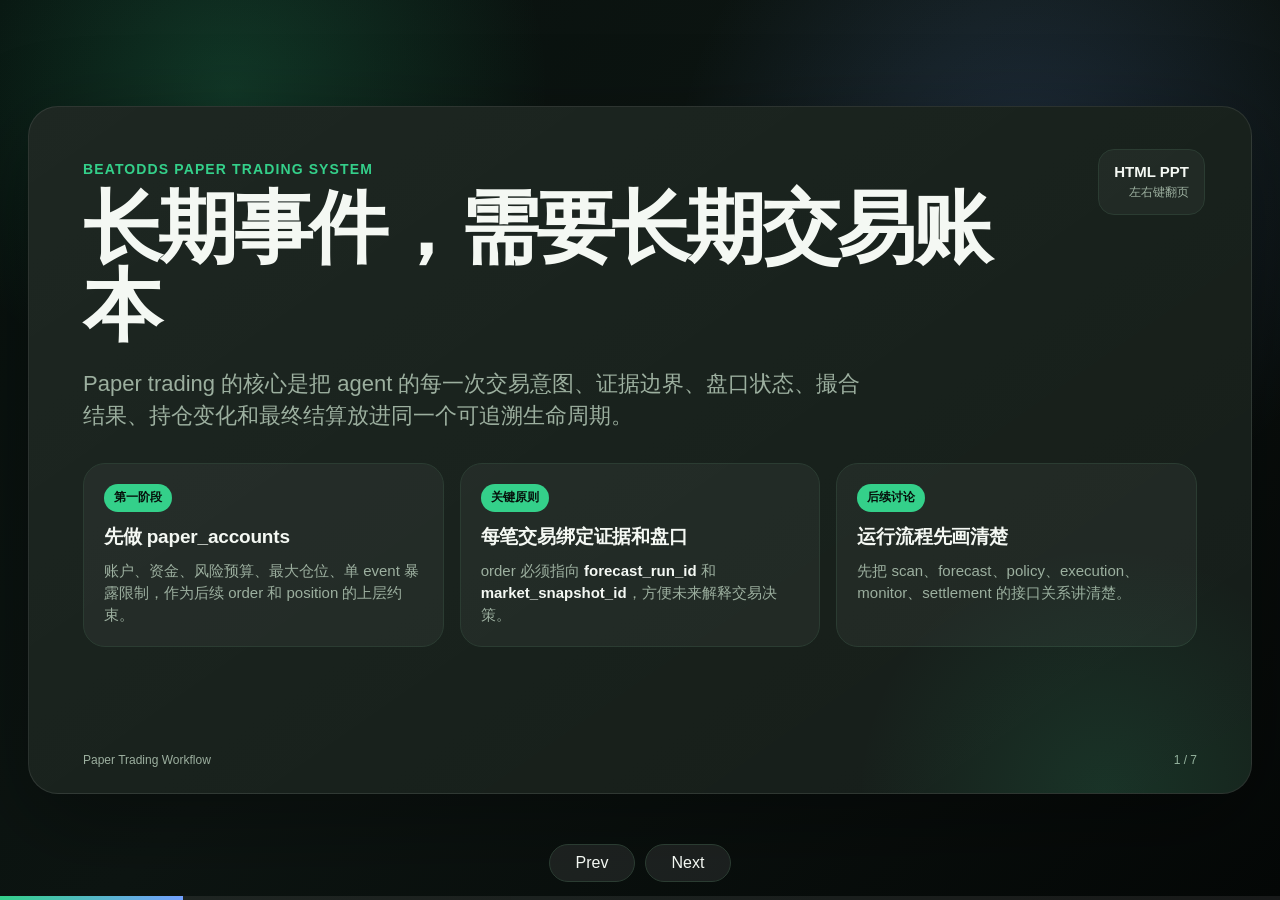
<file: docs/paper_trading_workflow_ppt.html>
<!doctype html>
<html lang="zh-CN">
  <head>
    <meta charset="utf-8" />
    <meta name="viewport" content="width=device-width, initial-scale=1" />
    <title>BeatOdds Paper Trading Workflow</title>
    <style>
      :root {
        --bg: #08100d;
        --panel: #111a15;
        --panel-2: #17231d;
        --ink: #f4f8f3;
        --muted: #9caf9f;
        --line: #2b3c32;
        --green: #34d08a;
        --blue: #73a1ff;
        --amber: #f4bd55;
        --red: #ff7668;
        --paper: #f7f3e9;
        --paper-ink: #17231d;
        --shadow: 0 28px 90px rgba(0, 0, 0, 0.35);
        font-family:
          "Aptos Display",
          "PingFang SC",
          "Noto Sans CJK SC",
          "Microsoft YaHei",
          sans-serif;
      }

      * {
        box-sizing: border-box;
      }

      html,
      body {
        height: 100%;
      }

      body {
        margin: 0;
        color: var(--ink);
        background:
          radial-gradient(circle at 18% 10%, rgba(52, 208, 138, 0.20), transparent 24%),
          radial-gradient(circle at 80% 20%, rgba(115, 161, 255, 0.18), transparent 28%),
          linear-gradient(135deg, #07100d, #0d1512 46%, #050807);
        overflow: hidden;
      }

      button {
        font: inherit;
      }

      .deck {
        height: 100vh;
        display: grid;
        place-items: center;
        padding: 28px;
      }

      .slide {
        width: min(1280px, calc(100vw - 56px));
        aspect-ratio: 16 / 9;
        display: none;
        position: relative;
        overflow: hidden;
        padding: 54px;
        background:
          linear-gradient(145deg, rgba(255, 255, 255, 0.055), rgba(255, 255, 255, 0.015)),
          var(--panel);
        border: 1px solid rgba(255, 255, 255, 0.09);
        border-radius: 30px;
        box-shadow: var(--shadow);
      }

      .slide.active {
        display: block;
      }

      .slide::after {
        content: "";
        position: absolute;
        inset: auto -12% -35% auto;
        width: 48%;
        height: 70%;
        background: radial-gradient(circle, rgba(52, 208, 138, 0.12), transparent 65%);
        pointer-events: none;
      }

      .kicker {
        margin: 0 0 12px;
        color: var(--green);
        font-size: 14px;
        font-weight: 800;
        letter-spacing: 0.08em;
        text-transform: uppercase;
      }

      h1,
      h2,
      h3,
      p {
        margin: 0;
      }

      h1 {
        max-width: 920px;
        font-size: clamp(48px, 6.2vw, 86px);
        line-height: 0.98;
        letter-spacing: -0.045em;
      }

      h2 {
        max-width: 920px;
        font-size: clamp(36px, 4vw, 58px);
        line-height: 1.02;
        letter-spacing: -0.035em;
      }

      h3 {
        font-size: 19px;
        letter-spacing: -0.01em;
      }

      .lead {
        max-width: 780px;
        margin-top: 24px;
        color: var(--muted);
        font-size: 22px;
        line-height: 1.46;
      }

      .stamp {
        position: absolute;
        right: 46px;
        top: 42px;
        display: grid;
        gap: 4px;
        padding: 13px 15px;
        color: var(--muted);
        background: rgba(255, 255, 255, 0.04);
        border: 1px solid var(--line);
        border-radius: 16px;
        font-size: 12px;
        text-align: right;
      }

      .stamp strong {
        color: var(--ink);
        font-size: 15px;
      }

      .grid-2 {
        display: grid;
        grid-template-columns: minmax(0, 1fr) minmax(0, 1fr);
        gap: 20px;
        margin-top: 34px;
      }

      .grid-3 {
        display: grid;
        grid-template-columns: repeat(3, minmax(0, 1fr));
        gap: 16px;
        margin-top: 30px;
      }

      .card {
        position: relative;
        padding: 20px;
        background: rgba(255, 255, 255, 0.045);
        border: 1px solid var(--line);
        border-radius: 22px;
      }

      .card p {
        margin-top: 10px;
        color: var(--muted);
        font-size: 15px;
        line-height: 1.48;
      }

      .card strong {
        color: var(--ink);
      }

      .tag {
        display: inline-flex;
        align-items: center;
        height: 28px;
        padding: 0 10px;
        margin-bottom: 12px;
        color: #06100b;
        background: var(--green);
        border-radius: 999px;
        font-size: 12px;
        font-weight: 850;
      }

      .flow {
        display: grid;
        grid-template-columns: repeat(6, minmax(0, 1fr));
        gap: 12px;
        margin-top: 34px;
      }

      .step {
        min-height: 168px;
        padding: 18px;
        background: var(--panel-2);
        border: 1px solid var(--line);
        border-radius: 20px;
      }

      .step .num {
        width: 34px;
        height: 34px;
        display: grid;
        place-items: center;
        margin-bottom: 14px;
        color: #06100b;
        background: var(--green);
        border-radius: 50%;
        font-weight: 900;
      }

      .step p {
        margin-top: 8px;
        color: var(--muted);
        font-size: 13px;
        line-height: 1.42;
      }

      .ledger-strip {
        display: grid;
        grid-template-columns: repeat(4, minmax(0, 1fr));
        gap: 10px;
        margin-top: 22px;
        padding: 12px;
        background: rgba(52, 208, 138, 0.08);
        border: 1px solid rgba(52, 208, 138, 0.22);
        border-radius: 18px;
      }

      .ledger-strip span {
        padding: 10px 12px;
        color: var(--green);
        background: rgba(0, 0, 0, 0.16);
        border-radius: 12px;
        font-size: 13px;
        font-weight: 750;
        text-align: center;
      }

      .swimlane {
        display: grid;
        grid-template-columns: 180px minmax(0, 1fr);
        gap: 12px;
        margin-top: 28px;
      }

      .lane-label {
        display: grid;
        place-items: center;
        min-height: 76px;
        color: var(--muted);
        background: rgba(255, 255, 255, 0.035);
        border: 1px solid var(--line);
        border-radius: 16px;
        font-weight: 800;
      }

      .lane {
        display: grid;
        grid-template-columns: repeat(5, minmax(0, 1fr));
        gap: 10px;
      }

      .lane-cell {
        min-height: 76px;
        display: grid;
        align-content: center;
        gap: 5px;
        padding: 12px;
        background: rgba(255, 255, 255, 0.045);
        border: 1px solid var(--line);
        border-radius: 16px;
        font-size: 13px;
      }

      .lane-cell strong {
        color: var(--ink);
      }

      .lane-cell span {
        color: var(--muted);
      }

      .decision {
        display: grid;
        grid-template-columns: 1fr 220px 1fr;
        gap: 22px;
        align-items: center;
        margin-top: 40px;
      }

      .diamond {
        width: 210px;
        height: 210px;
        display: grid;
        place-items: center;
        justify-self: center;
        background: linear-gradient(135deg, rgba(52, 208, 138, 0.30), rgba(115, 161, 255, 0.14));
        border: 1px solid rgba(52, 208, 138, 0.42);
        transform: rotate(45deg);
        border-radius: 28px;
      }

      .diamond span {
        display: block;
        max-width: 120px;
        color: var(--ink);
        font-size: 23px;
        font-weight: 900;
        line-height: 1.1;
        text-align: center;
        transform: rotate(-45deg);
      }

      .list {
        display: grid;
        gap: 12px;
      }

      .list-item {
        padding: 15px 16px;
        background: rgba(255, 255, 255, 0.045);
        border: 1px solid var(--line);
        border-radius: 15px;
      }

      .list-item strong {
        display: block;
        margin-bottom: 4px;
      }

      .list-item span {
        color: var(--muted);
        font-size: 14px;
      }

      .book {
        display: grid;
        grid-template-columns: 1fr 1fr;
        gap: 18px;
        margin-top: 32px;
      }

      .book-side {
        padding: 18px;
        background: var(--panel-2);
        border: 1px solid var(--line);
        border-radius: 22px;
      }

      .book-side table {
        width: 100%;
        margin-top: 12px;
        border-collapse: collapse;
        font-size: 15px;
      }

      .book-side th,
      .book-side td {
        padding: 10px 8px;
        border-bottom: 1px solid var(--line);
        text-align: right;
      }

      .book-side th:first-child,
      .book-side td:first-child {
        text-align: left;
      }

      .ask {
        color: var(--red);
      }

      .bid {
        color: var(--green);
      }

      .timeline {
        display: grid;
        grid-template-columns: repeat(5, minmax(0, 1fr));
        gap: 12px;
        margin-top: 34px;
      }

      .phase {
        min-height: 190px;
        padding: 18px;
        background: rgba(255, 255, 255, 0.045);
        border: 1px solid var(--line);
        border-radius: 20px;
      }

      .phase strong {
        color: var(--amber);
      }

      .phase p {
        margin-top: 10px;
        color: var(--muted);
        font-size: 14px;
        line-height: 1.48;
      }

      .schema {
        display: grid;
        grid-template-columns: 0.9fr 1.1fr;
        gap: 22px;
        margin-top: 30px;
      }

      .table-card {
        padding: 20px;
        background: var(--paper);
        border-radius: 22px;
        color: var(--paper-ink);
      }

      .table-card h3 {
        margin-bottom: 14px;
        font-size: 22px;
      }

      .field {
        display: flex;
        justify-content: space-between;
        gap: 14px;
        padding: 9px 0;
        border-bottom: 1px solid rgba(23, 35, 29, 0.16);
        color: rgba(23, 35, 29, 0.74);
        font-size: 14px;
      }

      .field strong {
        color: var(--paper-ink);
      }

      .phase-plan {
        display: grid;
        gap: 12px;
      }

      .phase-plan .card {
        padding: 17px;
      }

      .footer {
        position: absolute;
        left: 54px;
        right: 54px;
        bottom: 26px;
        display: flex;
        justify-content: space-between;
        align-items: center;
        color: var(--muted);
        font-size: 12px;
      }

      .controls {
        position: fixed;
        left: 50%;
        bottom: 18px;
        z-index: 20;
        display: flex;
        gap: 10px;
        transform: translateX(-50%);
      }

      .controls button {
        min-width: 86px;
        height: 38px;
        color: var(--ink);
        background: rgba(255, 255, 255, 0.08);
        border: 1px solid var(--line);
        border-radius: 999px;
        cursor: pointer;
      }

      .controls button:hover {
        border-color: var(--green);
      }

      .progress {
        position: fixed;
        left: 0;
        bottom: 0;
        height: 4px;
        width: 100%;
        background: rgba(255, 255, 255, 0.08);
      }

      .bar {
        height: 100%;
        width: 0;
        background: linear-gradient(90deg, var(--green), var(--blue));
        transition: width 180ms ease;
      }

      @media (max-width: 900px) {
        body {
          overflow: auto;
        }

        .deck {
          height: auto;
          padding: 14px;
        }

        .slide {
          width: 100%;
          min-height: 100vh;
          aspect-ratio: auto;
          padding: 28px;
          border-radius: 18px;
        }

        .grid-2,
        .grid-3,
        .flow,
        .lane,
        .decision,
        .book,
        .timeline,
        .schema {
          grid-template-columns: 1fr;
        }

        .swimlane {
          grid-template-columns: 1fr;
        }

        .stamp,
        .footer,
        .controls,
        .progress {
          display: none;
        }
      }

      @media print {
        body {
          overflow: visible;
          background: #fff;
        }

        .deck {
          display: block;
          height: auto;
          padding: 0;
        }

        .slide {
          display: block;
          width: 100vw;
          height: 100vh;
          page-break-after: always;
          box-shadow: none;
          border-radius: 0;
        }

        .controls,
        .progress {
          display: none;
        }
      }
    </style>
  </head>
  <body>
    <main class="deck">
      <section class="slide active">
        <p class="kicker">BeatOdds Paper Trading System</p>
        <h1>长期事件，需要长期交易账本</h1>
        <p class="lead">
          Paper trading 的核心是把 agent 的每一次交易意图、证据边界、盘口状态、撮合结果、持仓变化和最终结算放进同一个可追溯生命周期。
        </p>
        <div class="grid-3">
          <div class="card">
            <span class="tag">第一阶段</span>
            <h3>先做 paper_accounts</h3>
            <p>账户、资金、风险预算、最大仓位、单 event 暴露限制，作为后续 order 和 position 的上层约束。</p>
          </div>
          <div class="card">
            <span class="tag">关键原则</span>
            <h3>每笔交易绑定证据和盘口</h3>
            <p>order 必须指向 <strong>forecast_run_id</strong> 和 <strong>market_snapshot_id</strong>，方便未来解释交易决策。</p>
          </div>
          <div class="card">
            <span class="tag">后续讨论</span>
            <h3>运行流程先画清楚</h3>
            <p>先把 scan、forecast、policy、execution、monitor、settlement 的接口关系讲清楚。</p>
          </div>
        </div>
        <div class="stamp"><strong>HTML PPT</strong><span>左右键翻页</span></div>
        <div class="footer"><span>Paper Trading Workflow</span><span>1 / 7</span></div>
      </section>

      <section class="slide">
        <p class="kicker">Workflow Overview</p>
        <h2>运行流程主线</h2>
        <p class="lead">一个 market 从被发现到被结算，中间会经历多次 forecast、mark、adjust 和 exit 判断。</p>
        <div class="flow">
          <div class="step">
            <div class="num">1</div>
            <h3>Market Scanner</h3>
            <p>发现 event / market，保存 latest market metadata 和盘口快照。</p>
          </div>
          <div class="step">
            <div class="num">2</div>
            <h3>Evidence Freeze</h3>
            <p>记录 evidence_frozen_at，检索只允许使用预测前可用证据。</p>
          </div>
          <div class="step">
            <div class="num">3</div>
            <h3>Forecast Run</h3>
            <p>输出 p_m、p_f、edge、confidence、reasoning。</p>
          </div>
          <div class="step">
            <div class="num">4</div>
            <h3>Trader Policy</h3>
            <p>根据 edge、spread、liquidity、risk budget 决定 trade / skip / watch。</p>
          </div>
          <div class="step">
            <div class="num">5</div>
            <h3>Execution Sim</h3>
            <p>用完整 CLOB depth 模拟成交，写 order 和 fill。</p>
          </div>
          <div class="step">
            <div class="num">6</div>
            <h3>Position Loop</h3>
            <p>周期性 mark-to-market，必要时加仓、减仓、退出或等待结算。</p>
          </div>
        </div>
        <div class="ledger-strip">
          <span>paper_orders</span>
          <span>paper_fills</span>
          <span>paper_positions</span>
          <span>paper_marks</span>
        </div>
        <div class="footer"><span>主线流程</span><span>2 / 7</span></div>
      </section>

      <section class="slide">
        <p class="kicker">System Swimlane</p>
        <h2>Agent、Market、Ledger 三条线同时推进</h2>
        <div class="swimlane">
          <div class="lane-label">Agent</div>
          <div class="lane">
            <div class="lane-cell"><strong>Scan</strong><span>选样本</span></div>
            <div class="lane-cell"><strong>Parse</strong><span>理解规则</span></div>
            <div class="lane-cell"><strong>Forecast</strong><span>形成 p_f</span></div>
            <div class="lane-cell"><strong>Policy</strong><span>交易判断</span></div>
            <div class="lane-cell"><strong>Review</strong><span>观点变化</span></div>
          </div>
          <div class="lane-label">Market</div>
          <div class="lane">
            <div class="lane-cell"><strong>Metadata</strong><span>event / market</span></div>
            <div class="lane-cell"><strong>Order Book</strong><span>bid / ask depth</span></div>
            <div class="lane-cell"><strong>Price Move</strong><span>mark price</span></div>
            <div class="lane-cell"><strong>Liquidity</strong><span>capacity</span></div>
            <div class="lane-cell"><strong>Resolution</strong><span>outcome</span></div>
          </div>
          <div class="lane-label">Ledger</div>
          <div class="lane">
            <div class="lane-cell"><strong>Account</strong><span>risk budget</span></div>
            <div class="lane-cell"><strong>Order</strong><span>intent</span></div>
            <div class="lane-cell"><strong>Fill</strong><span>sim execution</span></div>
            <div class="lane-cell"><strong>Position</strong><span>exposure</span></div>
            <div class="lane-cell"><strong>Settlement</strong><span>PnL</span></div>
          </div>
        </div>
        <div class="grid-2">
          <div class="card">
            <h3>关键绑定</h3>
            <p>order 绑定 forecast_run_id、snapshot_id、evidence_frozen_at。fill 绑定 order_book levels。</p>
          </div>
          <div class="card">
            <h3>关键输出</h3>
            <p>未来评估同时覆盖 forecast 准确性、交易 policy 质量和 edge 到收益的转化效率。</p>
          </div>
        </div>
        <div class="footer"><span>三条泳道</span><span>3 / 7</span></div>
      </section>

      <section class="slide">
        <p class="kicker">Decision Point</p>
        <h2>Trader policy 是 trade / skip / watch 的闸门</h2>
        <div class="decision">
          <div class="list">
            <div class="list-item"><strong>输入</strong><span>p_m、p_f、edge、confidence</span></div>
            <div class="list-item"><strong>盘口</strong><span>spread、depth、best bid / ask</span></div>
            <div class="list-item"><strong>风险</strong><span>account budget、event exposure、category cap</span></div>
          </div>
          <div class="diamond"><span>是否下单</span></div>
          <div class="list">
            <div class="list-item"><strong>Trade</strong><span>生成 paper_order，进入撮合模拟</span></div>
            <div class="list-item"><strong>Skip</strong><span>记录 skipped decision，避免样本选择偏差</span></div>
            <div class="list-item"><strong>Watch</strong><span>进入 due refresh 队列，等待价格或证据变化</span></div>
          </div>
        </div>
        <div class="footer"><span>交易策略闸门</span><span>4 / 7</span></div>
      </section>

      <section class="slide">
        <p class="kicker">Execution Simulation</p>
        <h2>成交模拟要吃盘口深度</h2>
        <p class="lead">limit order 不能只看 best ask。paper fill 应该逐层吃单，记录 partial fill、平均成交价、剩余未成交数量。</p>
        <div class="book">
          <div class="book-side">
            <h3 class="ask">买 YES 时吃 Asks</h3>
            <table>
              <thead>
                <tr><th>Price</th><th>Shares</th><th>Action</th></tr>
              </thead>
              <tbody>
                <tr><td class="ask">0.420</td><td>25</td><td>fill</td></tr>
                <tr><td class="ask">0.425</td><td>40</td><td>fill</td></tr>
                <tr><td class="ask">0.430</td><td>100</td><td>partial</td></tr>
              </tbody>
            </table>
          </div>
          <div class="book-side">
            <h3 class="bid">卖 YES 时打 Bids</h3>
            <table>
              <thead>
                <tr><th>Price</th><th>Shares</th><th>Action</th></tr>
              </thead>
              <tbody>
                <tr><td class="bid">0.418</td><td>30</td><td>fill</td></tr>
                <tr><td class="bid">0.414</td><td>80</td><td>fill</td></tr>
                <tr><td class="bid">0.410</td><td>200</td><td>partial</td></tr>
              </tbody>
            </table>
          </div>
        </div>
        <div class="grid-3">
          <div class="card"><h3>输出 1</h3><p>paper_fills：price、size、fee、slippage、level index。</p></div>
          <div class="card"><h3>输出 2</h3><p>order_status：filled、partial、rejected、expired。</p></div>
          <div class="card"><h3>输出 3</h3><p>capacity：当前 edge 能容纳多大 paper size。</p></div>
        </div>
        <div class="footer"><span>撮合模拟</span><span>5 / 7</span></div>
      </section>

      <section class="slide">
        <p class="kicker">Position Lifecycle</p>
        <h2>持仓是长周期对象</h2>
        <div class="timeline">
          <div class="phase">
            <strong>Open</strong>
            <p>从 fill 聚合成 position，记录成本、side、size、opening thesis。</p>
          </div>
          <div class="phase">
            <strong>Mark</strong>
            <p>定期刷新 order book，写 paper_marks，更新未实现 PnL。</p>
          </div>
          <div class="phase">
            <strong>Adjust</strong>
            <p>新证据或价格变化触发重新 forecast，再判断加仓、减仓或 hold。</p>
          </div>
          <div class="phase">
            <strong>Exit</strong>
            <p>按止盈、止损、edge 消失、接近截止日、流动性退化退出。</p>
          </div>
          <div class="phase">
            <strong>Settle</strong>
            <p>resolution 后写 settlement，计算最终 realized PnL。</p>
          </div>
        </div>
        <div class="grid-2">
          <div class="card">
            <h3>长事件的重点</h3>
            <p>持仓期间的每次观点变化都要进入 ledger。这样才能区分 forecast 错误、policy 错误和 execution 错误。</p>
          </div>
          <div class="card">
            <h3>GUI 展示</h3>
            <p>右侧 workbench 展示当前 position、latest mark、entry thesis、next due refresh。</p>
          </div>
        </div>
        <div class="footer"><span>持仓生命周期</span><span>6 / 7</span></div>
      </section>

      <section class="slide">
        <p class="kicker">Implementation Slice</p>
        <h2>第一版先落 paper_accounts 和账本骨架</h2>
        <div class="schema">
          <div class="table-card">
            <h3>paper_accounts</h3>
            <div class="field"><strong>account_id</strong><span>primary key</span></div>
            <div class="field"><strong>name</strong><span>human label</span></div>
            <div class="field"><strong>cash_balance</strong><span>available cash</span></div>
            <div class="field"><strong>max_order_size</strong><span>single order cap</span></div>
            <div class="field"><strong>max_event_exposure</strong><span>event cap</span></div>
            <div class="field"><strong>created_at</strong><span>audit time</span></div>
          </div>
          <div class="phase-plan">
            <div class="card">
              <span class="tag">Step 1</span>
              <h3>账户和风险参数</h3>
              <p>先实现 create/load/update account，默认 demo account，所有 paper order 必须归属 account。</p>
            </div>
            <div class="card">
              <span class="tag">Step 2</span>
              <h3>交易意图和成交账本</h3>
              <p>接 paper_orders、paper_fills。即使暂时没有自动 trader policy，也能支持 GUI 人工 paper deal。</p>
            </div>
            <div class="card">
              <span class="tag">Step 3</span>
              <h3>持仓和 mark</h3>
              <p>从 fills 聚合 position，用 live CLOB 价格写 mark，给后续 PnL dashboard 提供数据。</p>
            </div>
          </div>
        </div>
        <div class="footer"><span>下一步实现切片</span><span>7 / 7</span></div>
      </section>
    </main>

    <div class="controls" aria-label="slide controls">
      <button id="prevBtn" type="button">Prev</button>
      <button id="nextBtn" type="button">Next</button>
    </div>
    <div class="progress"><div class="bar" id="bar"></div></div>

    <script>
      const slides = [...document.querySelectorAll(".slide")];
      const bar = document.getElementById("bar");
      let index = 0;

      function showSlide(nextIndex) {
        index = Math.max(0, Math.min(slides.length - 1, nextIndex));
        slides.forEach((slide, idx) => {
          slide.classList.toggle("active", idx === index);
        });
        bar.style.width = `${((index + 1) / slides.length) * 100}%`;
      }

      document.getElementById("prevBtn").addEventListener("click", () => showSlide(index - 1));
      document.getElementById("nextBtn").addEventListener("click", () => showSlide(index + 1));
      document.addEventListener("keydown", (event) => {
        if (event.key === "ArrowRight" || event.key === " ") showSlide(index + 1);
        if (event.key === "ArrowLeft") showSlide(index - 1);
        if (event.key === "Home") showSlide(0);
        if (event.key === "End") showSlide(slides.length - 1);
      });
      showSlide(0);
    </script>
  </body>
</html>
</file>
